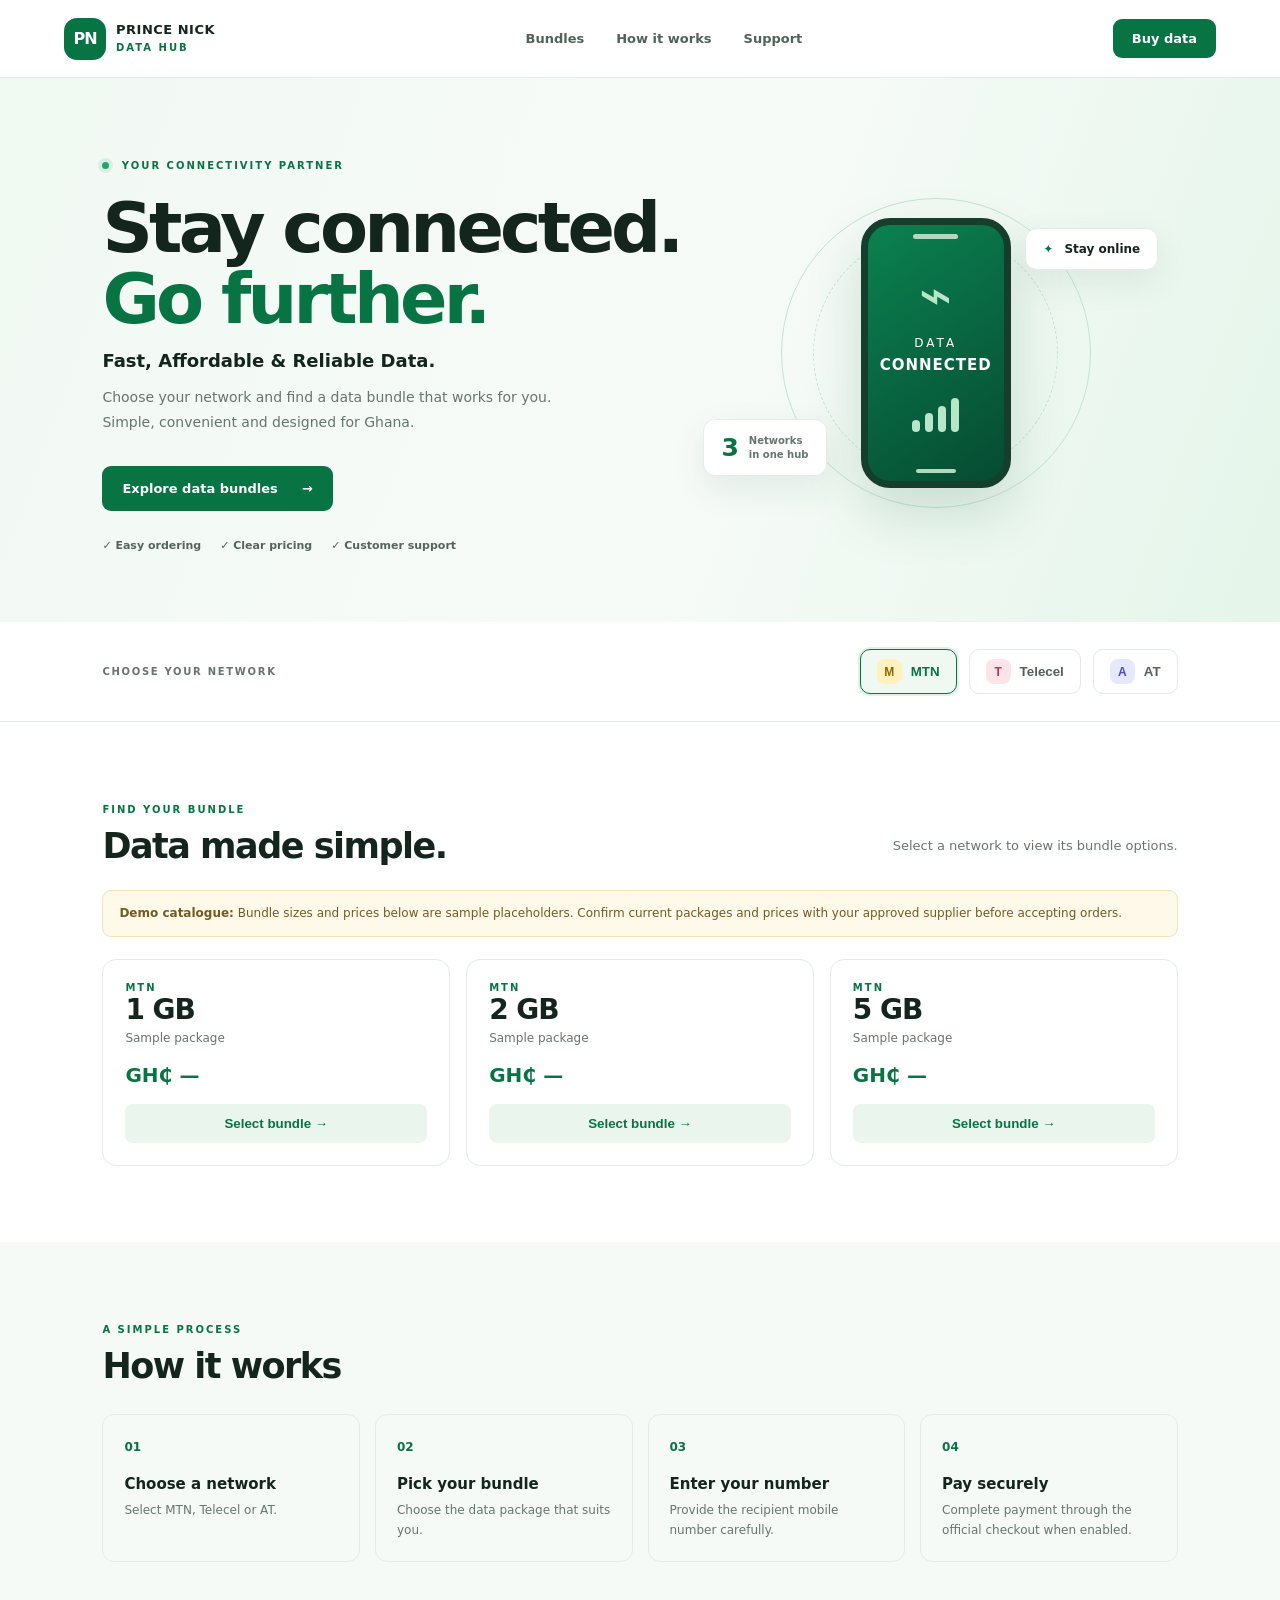
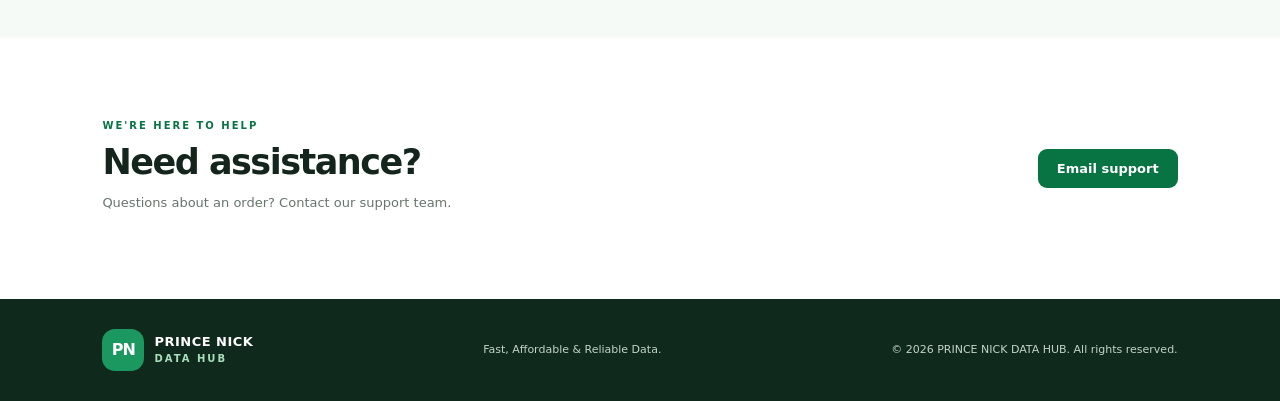
<file: index.html>
<!doctype html>
<html lang="en">
<head>
  <meta charset="utf-8">
  <meta name="viewport" content="width=device-width, initial-scale=1">
  <meta name="theme-color" content="#087443">
  <meta name="description" content="PRINCE NICK DATA HUB — Fast, Affordable & Reliable Data in Ghana.">
  <title>PRINCE NICK DATA HUB | Data Bundles</title>
  <link rel="manifest" href="manifest.webmanifest">
  <link rel="icon" href="assets/icon.svg" type="image/svg+xml">
  <link rel="stylesheet" href="styles.css">
</head>
<body>
  <header class="site-header">
    <a class="brand" href="#" aria-label="PRINCE NICK DATA HUB home">
      <span class="brand-mark">PN</span>
      <span><strong>PRINCE NICK</strong><small>DATA HUB</small></span>
    </a>
    <nav><a href="#bundles">Bundles</a><a href="#how">How it works</a><a href="#support">Support</a></nav>
    <a class="header-cta" href="#bundles">Buy data</a>
  </header>

  <main>
    <section class="hero">
      <div class="hero-copy">
        <span class="eyebrow"><span class="live-dot"></span> YOUR CONNECTIVITY PARTNER</span>
        <h1>Stay connected.<br><span>Go further.</span></h1>
        <p class="tagline">Fast, Affordable &amp; Reliable Data.</p>
        <p class="hero-text">Choose your network and find a data bundle that works for you. Simple, convenient and designed for Ghana.</p>
        <a class="primary-btn" href="#bundles">Explore data bundles <span aria-hidden="true">→</span></a>
        <div class="trust-line"><span>✓ Easy ordering</span><span>✓ Clear pricing</span><span>✓ Customer support</span></div>
      </div>
      <div class="hero-art" aria-label="Mobile connectivity illustration">
        <div class="orbit orbit-one"></div><div class="orbit orbit-two"></div>
        <div class="phone">
          <div class="phone-top"></div>
          <div class="signal-icon">⌁</div>
          <div class="phone-label">DATA<br><b>CONNECTED</b></div>
          <div class="signal-bars"><i></i><i></i><i></i><i></i></div>
          <div class="phone-bottom"></div>
        </div>
        <div class="floating-card card-top"><span>✦</span> Stay online</div>
        <div class="floating-card card-bottom"><b>3</b><span>Networks<br>in one hub</span></div>
      </div>
    </section>

    <section class="network-strip" aria-label="Available networks">
      <p>CHOOSE YOUR NETWORK</p>
      <div class="network-list">
        <button class="network active" data-network="MTN" type="button"><span class="network-symbol mtn">M</span> MTN</button>
        <button class="network" data-network="Telecel" type="button"><span class="network-symbol telecel">T</span> Telecel</button>
        <button class="network" data-network="AT" type="button"><span class="network-symbol at">A</span> AT</button>
      </div>
    </section>

    <section class="bundles section" id="bundles">
      <div class="section-heading">
        <div><span class="eyebrow">FIND YOUR BUNDLE</span><h2>Data made simple.</h2></div>
        <p>Select a network to view its bundle options.</p>
      </div>
      <div class="notice"><strong>Demo catalogue:</strong> Bundle sizes and prices below are sample placeholders. Confirm current packages and prices with your approved supplier before accepting orders.</div>
      <div class="bundle-grid" id="bundleGrid" aria-live="polite"></div>
    </section>

    <section class="how section" id="how">
      <span class="eyebrow">A SIMPLE PROCESS</span><h2>How it works</h2>
      <div class="steps">
        <article><span>01</span><h3>Choose a network</h3><p>Select MTN, Telecel or AT.</p></article>
        <article><span>02</span><h3>Pick your bundle</h3><p>Choose the data package that suits you.</p></article>
        <article><span>03</span><h3>Enter your number</h3><p>Provide the recipient mobile number carefully.</p></article>
        <article><span>04</span><h3>Pay securely</h3><p>Complete payment through the official checkout when enabled.</p></article>
      </div>
    </section>

    <section class="support section" id="support">
      <div><span class="eyebrow">WE'RE HERE TO HELP</span><h2>Need assistance?</h2><p>Questions about an order? Contact our support team.</p></div>
      <a class="support-btn" href="mailto:support@example.com">Email support</a>
    </section>
  </main>

  <footer><a class="brand footer-brand" href="#"><span class="brand-mark">PN</span><span><strong>PRINCE NICK</strong><small>DATA HUB</small></span></a><p>Fast, Affordable &amp; Reliable Data.</p><small>© <span id="year"></span> PRINCE NICK DATA HUB. All rights reserved.</small></footer>

  <dialog id="orderDialog">
    <form method="dialog" class="dialog-close"><button aria-label="Close">×</button></form>
    <span class="eyebrow">ORDER PREVIEW</span>
    <h2 id="dialogTitle">Your bundle</h2>
    <p id="dialogDetail"></p>
    <label for="phone">Recipient phone number</label>
    <input id="phone" type="tel" inputmode="numeric" autocomplete="tel" placeholder="e.g. 0241234567" maxlength="10">
    <p class="field-hint">Enter a 10-digit Ghanaian mobile number.</p>
    <div class="dialog-note">This is a website preview. Live payment and automatic delivery have not yet been connected. No payment will be taken.</div>
    <button class="primary-btn full" id="previewOrder" type="button">Validate number</button>
    <p id="formMessage" role="status" class="form-message"></p>
  </dialog>
  <script src="app.js"></script>
</body>
</html>
</file>
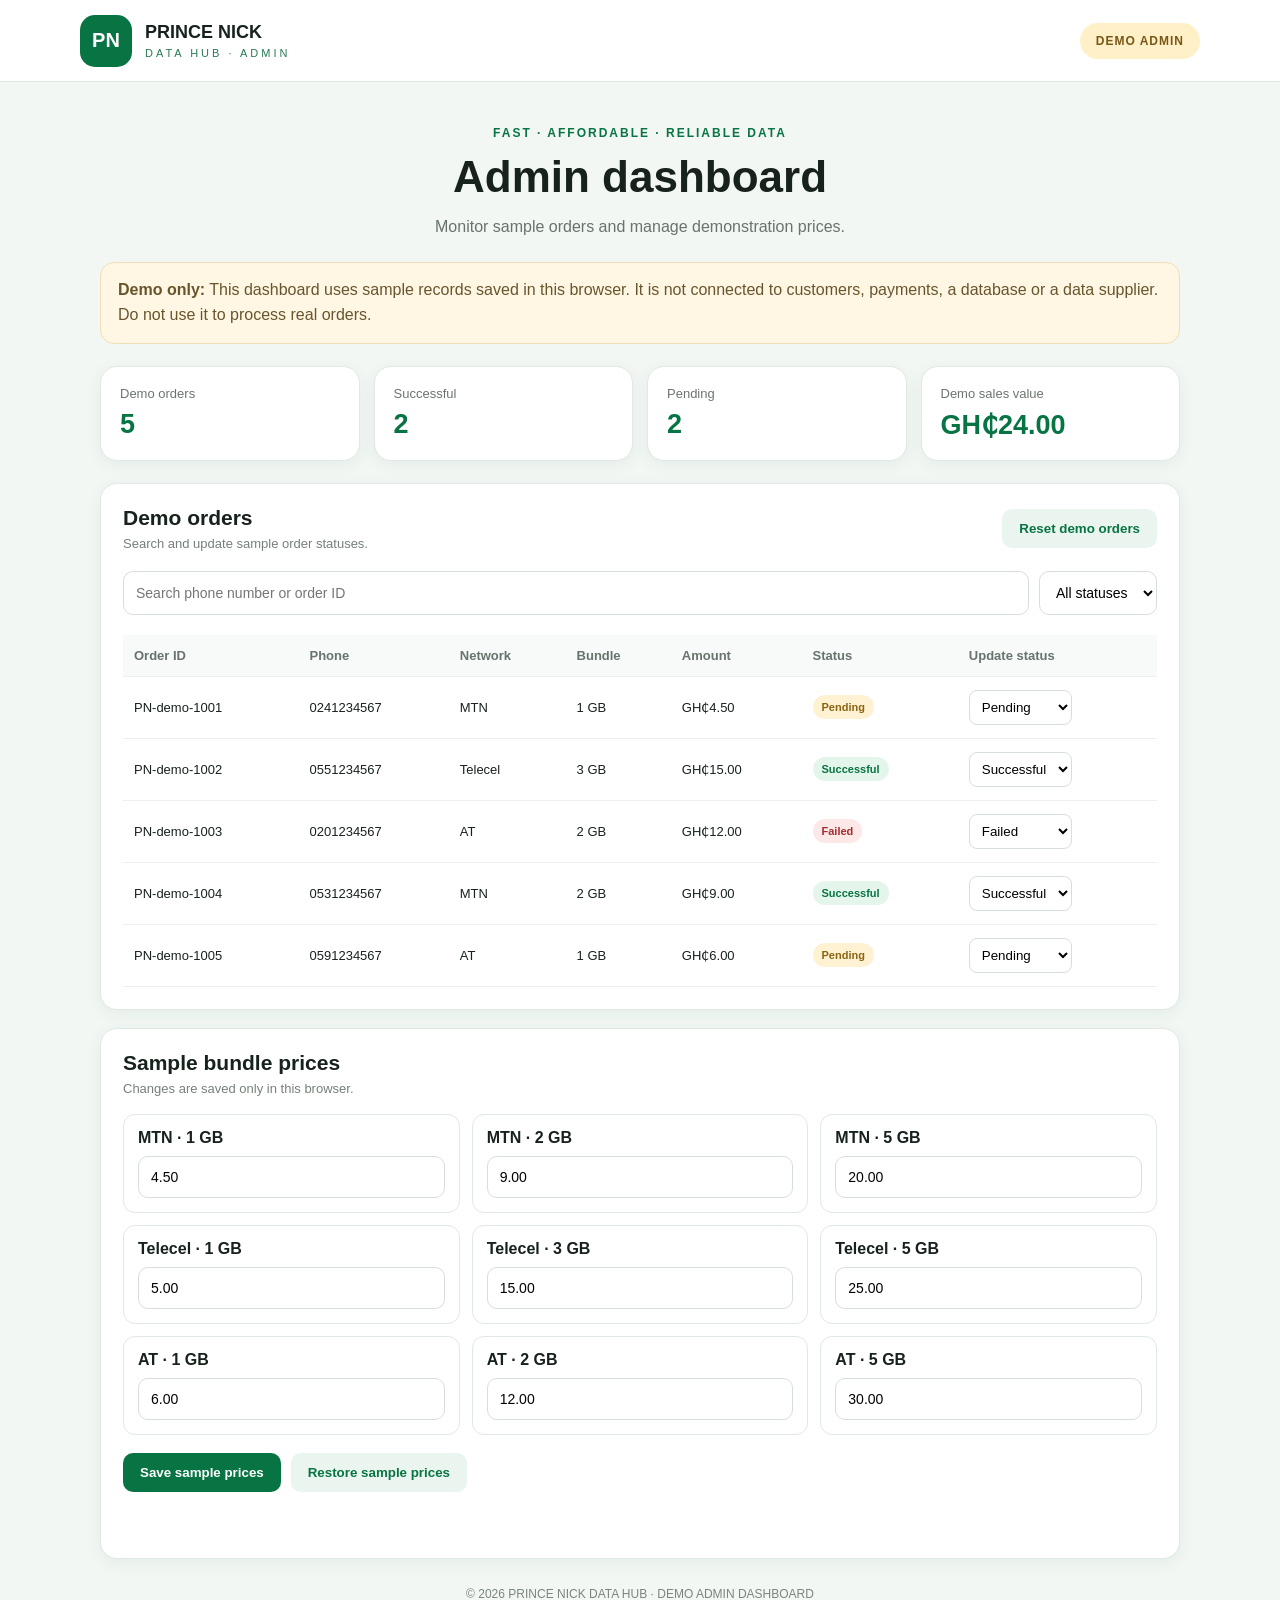
<file: admin.html>
<!doctype html>
<html lang="en">
<head>
  <meta charset="utf-8">
  <meta name="viewport" content="width=device-width, initial-scale=1">
  <meta name="theme-color" content="#087443">
  <title>Admin Dashboard | PRINCE NICK DATA HUB</title>
  <link rel="stylesheet" href="admin.css">
</head>
<body>
  <header class="topbar">
    <div class="brand"><div class="logo">PN</div><div><strong>PRINCE NICK</strong><span>DATA HUB · ADMIN</span></div></div>
    <span class="demo">DEMO ADMIN</span>
  </header>
  <main class="wrap">
    <section class="intro">
      <p class="eyebrow">FAST · AFFORDABLE · RELIABLE DATA</p>
      <h1>Admin dashboard</h1>
      <p>Monitor sample orders and manage demonstration prices.</p>
    </section>

    <div class="notice"><strong>Demo only:</strong> This dashboard uses sample records saved in this browser. It is not connected to customers, payments, a database or a data supplier. Do not use it to process real orders.</div>

    <section class="stats" aria-label="Demo sales summary">
      <article class="stat"><span>Demo orders</span><strong id="totalOrders">0</strong></article>
      <article class="stat"><span>Successful</span><strong id="successfulOrders">0</strong></article>
      <article class="stat"><span>Pending</span><strong id="pendingOrders">0</strong></article>
      <article class="stat"><span>Demo sales value</span><strong id="salesValue">GH₵0.00</strong></article>
    </section>

    <section class="panel">
      <div class="panel-head"><div><h2>Demo orders</h2><p>Search and update sample order statuses.</p></div><button id="resetOrders" class="button secondary">Reset demo orders</button></div>
      <div class="filters">
        <input id="searchInput" type="search" placeholder="Search phone number or order ID" aria-label="Search orders">
        <select id="statusFilter" aria-label="Filter by status">
          <option value="all">All statuses</option><option value="Pending">Pending</option><option value="Successful">Successful</option><option value="Failed">Failed</option>
        </select>
      </div>
      <div class="table-wrap">
        <table>
          <thead><tr><th>Order ID</th><th>Phone</th><th>Network</th><th>Bundle</th><th>Amount</th><th>Status</th><th>Update status</th></tr></thead>
          <tbody id="ordersBody"></tbody>
        </table>
      </div>
      <p id="emptyState" class="empty" hidden>No matching demo orders.</p>
    </section>

    <section class="panel">
      <div class="panel-head"><div><h2>Sample bundle prices</h2><p>Changes are saved only in this browser.</p></div></div>
      <div id="priceList" class="price-grid"></div>
      <div class="actions"><button id="savePrices" class="button">Save sample prices</button><button id="resetPrices" class="button secondary">Restore sample prices</button></div>
      <p id="priceMessage" class="message" role="status"></p>
    </section>
    <footer>© 2026 PRINCE NICK DATA HUB · DEMO ADMIN DASHBOARD</footer>
  </main>
  <script src="admin.js"></script>
</body>
</html>
</file>
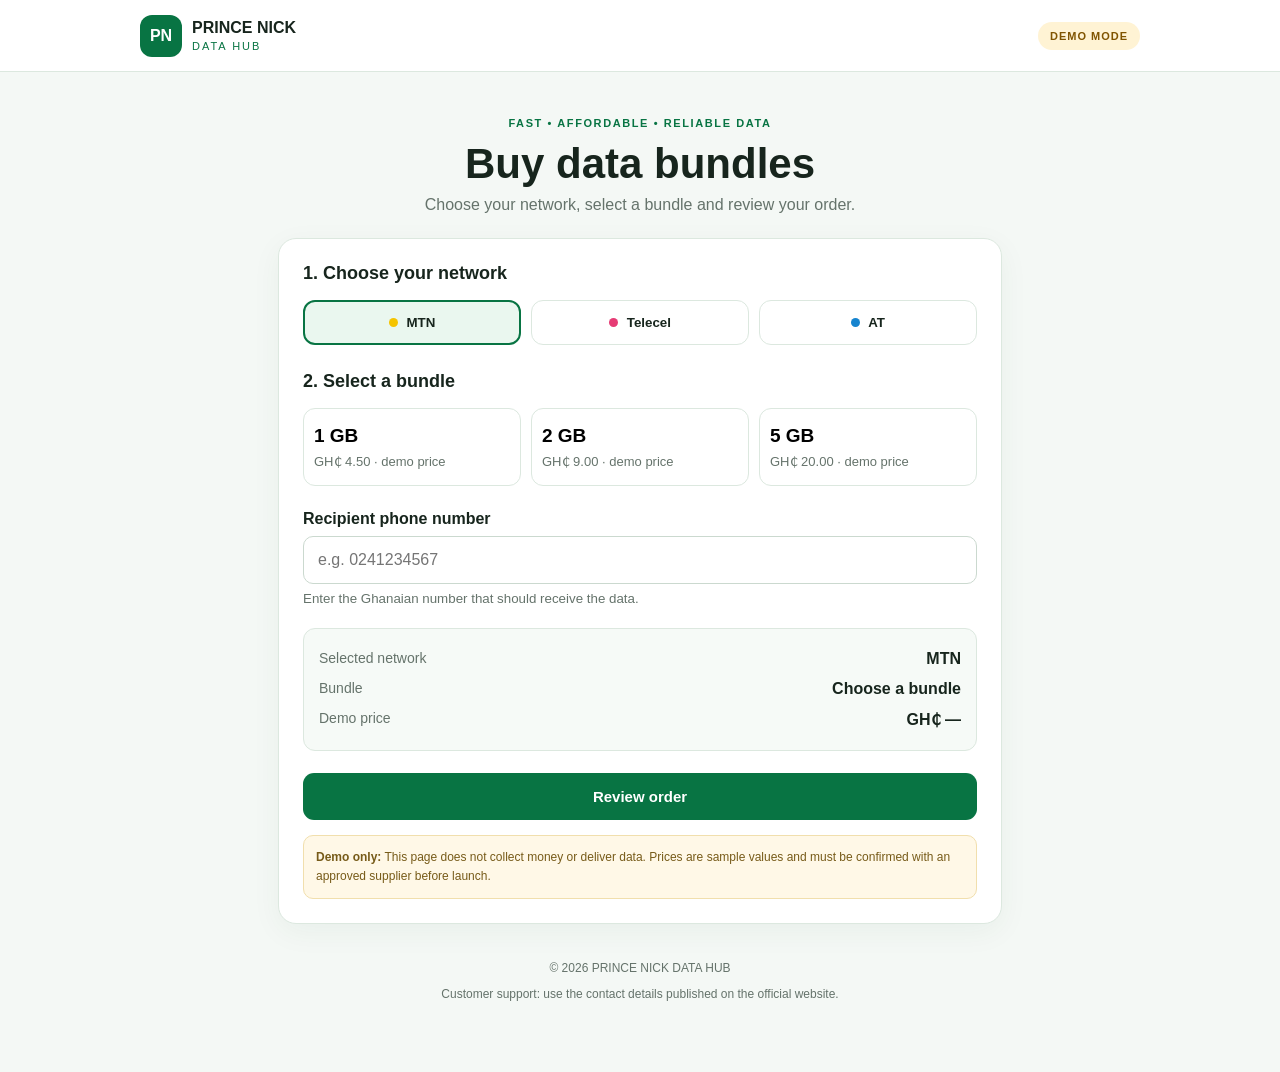
<file: order.html>
<!doctype html>
<html lang="en">
<head>
  <meta charset="utf-8">
  <meta name="viewport" content="width=device-width, initial-scale=1">
  <meta name="theme-color" content="#087443">
  <title>Order Data | PRINCE NICK DATA HUB</title>
  <link rel="stylesheet" href="order.css">
</head>
<body>
  <header class="topbar">
    <a class="brand" href="index.html" aria-label="PRINCE NICK DATA HUB home">
      <span class="brand-mark">PN</span>
      <span><strong>PRINCE NICK</strong><small>DATA HUB</small></span>
    </a>
    <span class="demo-pill">DEMO MODE</span>
  </header>

  <main class="container">
    <section class="intro">
      <p class="eyebrow">FAST • AFFORDABLE • RELIABLE DATA</p>
      <h1>Buy data bundles</h1>
      <p>Choose your network, select a bundle and review your order.</p>
    </section>

    <section class="panel">
      <h2>1. Choose your network</h2>
      <div class="networks" role="group" aria-label="Choose network">
        <button class="network active" type="button" data-network="MTN"> <span class="network-dot mtn"></span> MTN</button>
        <button class="network" type="button" data-network="Telecel"><span class="network-dot telecel"></span> Telecel</button>
        <button class="network" type="button" data-network="AT"><span class="network-dot at"></span> AT</button>
      </div>

      <h2 class="bundle-heading">2. Select a bundle</h2>
      <div id="bundles" class="bundles" aria-live="polite"></div>

      <div class="field">
        <label for="phone">Recipient phone number</label>
        <input id="phone" type="tel" inputmode="numeric" autocomplete="tel" placeholder="e.g. 0241234567" maxlength="13">
        <small>Enter the Ghanaian number that should receive the data.</small>
      </div>

      <div class="summary">
        <div><span>Selected network</span><strong id="summary-network">MTN</strong></div>
        <div><span>Bundle</span><strong id="summary-bundle">Choose a bundle</strong></div>
        <div><span>Demo price</span><strong id="summary-price">GH₵ —</strong></div>
      </div>

      <button id="review" class="primary" type="button">Review order</button>
      <p class="notice"><strong>Demo only:</strong> This page does not collect money or deliver data. Prices are sample values and must be confirmed with an approved supplier before launch.</p>
    </section>

    <section id="confirmation" class="panel confirmation" hidden aria-live="polite">
      <div class="success-icon">✓</div>
      <h2>Order preview</h2>
      <p>This is a preview only. No order has been submitted.</p>
      <div id="preview-details" class="preview-details"></div>
      <button id="edit" class="secondary" type="button">Edit order</button>
    </section>

    <footer>
      <p>© <span id="year"></span> PRINCE NICK DATA HUB</p>
      <p>Customer support: use the contact details published on the official website.</p>
    </footer>
  </main>
  <script src="order.js"></script>
</body>
</html>
</file>
<file: styles.css>
:root{--green:#087443;--green-dark:#075b36;--lime:#b8e6c9;--ink:#14251d;--muted:#66756d;--paper:#f6faf7;--line:#e2ebe5}*{box-sizing:border-box}html{scroll-behavior:smooth}body{margin:0;background:#fff;color:var(--ink);font-family:Inter,ui-sans-serif,system-ui,-apple-system,"Segoe UI",sans-serif}a{color:inherit;text-decoration:none}.site-header{height:78px;display:flex;align-items:center;justify-content:space-between;padding:0 max(5vw,22px);border-bottom:1px solid var(--line);background:#fff}.brand{display:flex;align-items:center;gap:10px}.brand-mark{width:42px;height:42px;border-radius:13px;background:var(--green);color:white;display:grid;place-items:center;font-weight:900;letter-spacing:-1px}.brand strong,.brand small{display:block;line-height:1.15;letter-spacing:.5px}.brand strong{font-size:13px}.brand small{font-size:10px;color:var(--green);font-weight:800;letter-spacing:2px;margin-top:4px}.site-header nav{display:flex;gap:32px;color:#526159;font-size:13px;font-weight:650}.site-header nav a:hover{color:var(--green)}.header-cta,.support-btn{background:var(--green);color:#fff;padding:12px 19px;border-radius:9px;font-size:13px;font-weight:750}.hero{background:linear-gradient(110deg,#f1f9f3 0%,#f7fbf8 55%,#e4f5e9 100%);padding:76px max(8vw,24px) 70px;display:grid;grid-template-columns:1.1fr .9fr;align-items:center;min-height:480px;overflow:hidden}.eyebrow{font-size:10px;font-weight:850;letter-spacing:2px;color:var(--green)}.live-dot{display:inline-block;width:7px;height:7px;background:#21a66a;border-radius:50%;margin-right:7px;box-shadow:0 0 0 4px #d8f0e2}.hero h1{font-size:clamp(44px,6vw,70px);letter-spacing:-3.8px;line-height:1.02;margin:20px 0 14px;font-weight:850}.hero h1 span{color:var(--green)}.tagline{font-size:18px;font-weight:800;margin:0 0 12px}.hero-text{max-width:480px;color:var(--muted);font-size:14px;line-height:1.8}.primary-btn{display:inline-flex;align-items:center;justify-content:center;gap:24px;background:var(--green);border:0;border-radius:9px;color:#fff;padding:15px 20px;font-size:13px;font-weight:800;margin-top:17px;cursor:pointer}.primary-btn:hover,.header-cta:hover,.support-btn:hover{background:var(--green-dark)}.trust-line{display:flex;gap:19px;flex-wrap:wrap;margin-top:28px;color:#53655a;font-size:11px;font-weight:650}.hero-art{height:330px;position:relative;display:grid;place-items:center}.orbit{position:absolute;border:1px solid #c4e4cf;border-radius:50%;width:310px;height:310px}.orbit-two{width:245px;height:245px;border-style:dashed}.phone{width:150px;height:270px;background:linear-gradient(145deg,#0b8150,#064b32);border:7px solid #153e2c;border-radius:29px;box-shadow:0 25px 55px #0b57342b;position:relative;color:white;display:flex;align-items:center;flex-direction:column;padding-top:42px}.phone-top{position:absolute;top:9px;width:45px;height:5px;border-radius:5px;background:#b2d8c0}.signal-icon{font-size:56px;line-height:1;color:#b8e6c9}.phone-label{text-align:center;font-size:12px;letter-spacing:3px;line-height:1.7;margin-top:10px}.phone-label b{font-size:15px;letter-spacing:1px}.signal-bars{display:flex;align-items:end;gap:5px;height:34px;margin-top:19px}.signal-bars i{display:block;width:8px;border-radius:4px;background:#b8e6c9}.signal-bars i:nth-child(1){height:12px}.signal-bars i:nth-child(2){height:19px}.signal-bars i:nth-child(3){height:26px}.signal-bars i:nth-child(4){height:34px}.phone-bottom{position:absolute;bottom:8px;width:40px;height:4px;border-radius:4px;background:#b2d8c0}.floating-card{position:absolute;background:white;box-shadow:0 12px 35px #17472b16;border:1px solid #e3eee6;border-radius:12px;padding:13px 17px;font-size:12px;font-weight:750}.card-top{top:40px;right:4%}.card-top span{color:var(--green);margin-right:7px}.card-bottom{bottom:42px;left:2%;display:flex;align-items:center;gap:10px}.card-bottom b{font-size:25px;color:var(--green)}.card-bottom span{font-size:10px;color:var(--muted);line-height:1.4}.network-strip{padding:27px 8%;display:flex;align-items:center;justify-content:space-between;border-bottom:1px solid var(--line)}.network-strip>p{font-size:10px;letter-spacing:1.7px;font-weight:850;color:var(--muted)}.network-list{display:flex;gap:12px}.network{border:1px solid var(--line);background:#fff;border-radius:10px;padding:9px 16px;display:flex;align-items:center;gap:9px;font-weight:800;color:#536159;cursor:pointer}.network.active{border-color:var(--green);background:#f0f8f2;color:var(--green);box-shadow:0 0 0 2px #e0f1e5}.network-symbol{width:25px;height:25px;display:grid;place-items:center;border-radius:8px;font-size:12px;font-weight:900}.mtn{background:#fff1bd;color:#8c6800}.telecel{background:#fce4e9;color:#bd3452}.at{background:#e5e8ff;color:#4a50b6}.section{padding:76px max(8vw,24px)}.section-heading{display:flex;justify-content:space-between;align-items:end;margin-bottom:24px}.section h2{font-size:35px;letter-spacing:-1.5px;margin:9px 0 0}.section-heading>p,.support p{color:var(--muted);font-size:13px}.notice{background:#fff9e9;border:1px solid #f1e2b8;color:#725b21;padding:13px 16px;border-radius:9px;font-size:12px;line-height:1.6;margin-bottom:22px}.bundle-grid{display:grid;grid-template-columns:repeat(3,1fr);gap:16px}.bundle-card{border:1px solid var(--line);border-radius:14px;padding:22px;background:white;transition:.2s}.bundle-card:hover{transform:translateY(-3px);box-shadow:0 14px 35px #183c2510}.bundle-card .volume{font-size:28px;font-weight:850;letter-spacing:-1px}.bundle-card .duration{color:var(--muted);font-size:12px;margin:5px 0 18px}.bundle-card .price{font-size:20px;font-weight:850;color:var(--green)}.bundle-card button{width:100%;border:0;border-radius:8px;padding:12px;background:#eaf5ed;color:var(--green);font-weight:800;margin-top:17px;cursor:pointer}.bundle-card button:hover{background:var(--green);color:white}.steps{display:grid;grid-template-columns:repeat(4,1fr);gap:15px;margin-top:28px}.steps article{padding:21px;border:1px solid var(--line);border-radius:12px}.steps article>span{font-size:12px;font-weight:900;color:var(--green)}.steps h3{font-size:15px;margin:20px 0 8px}.steps p{font-size:12px;color:var(--muted);line-height:1.6;margin:0}.how{background:var(--paper)}.support{display:flex;justify-content:space-between;align-items:center}.support h2{margin-bottom:5px}.support-btn{display:inline-block}footer{padding:30px 8%;background:#10291d;color:#fff;display:flex;align-items:center;justify-content:space-between;gap:15px;flex-wrap:wrap}footer .brand small{color:#a8dfba}footer p,footer>small{font-size:11px;color:#c2d3c8}.footer-brand .brand-mark{background:#1b9860}dialog{border:0;border-radius:17px;padding:28px;width:min(440px,calc(100% - 30px));box-shadow:0 20px 80px #001b0c40}dialog::backdrop{background:#071b10a8}.dialog-close{display:flex;justify-content:end}.dialog-close button{border:0;background:#edf5ef;border-radius:50%;width:30px;height:30px;font-size:21px;cursor:pointer}dialog h2{margin:10px 0 5px}dialog>p{color:var(--muted);font-size:13px}dialog label{display:block;font-size:12px;font-weight:800;margin-top:22px}dialog input{width:100%;padding:13px;border:1px solid #cbdacf;border-radius:8px;margin-top:8px;font:inherit}.field-hint{font-size:11px!important}.dialog-note{background:#fff8e8;color:#725b21;padding:12px;border-radius:8px;font-size:11px;line-height:1.6;margin-top:17px}.full{width:100%}.form-message{min-height:18px}.form-message.error{color:#b42318}.form-message.success{color:var(--green)}@media(max-width:760px){.site-header{height:68px}.site-header nav{display:none}.hero{grid-template-columns:1fr;padding-top:55px;padding-bottom:25px}.hero-art{height:290px}.network-strip{align-items:flex-start;gap:14px;flex-direction:column;padding:22px 6%}.network-list{width:100%;gap:7px}.network{flex:1;justify-content:center;padding:9px 5px;font-size:12px}.section{padding:55px 6%}.section-heading{display:block}.section-heading>p{margin-top:10px}.bundle-grid{grid-template-columns:1fr 1fr}.steps{grid-template-columns:1fr 1fr}.support{align-items:flex-start;gap:20px;flex-direction:column}footer{padding:27px 6%}}@media(max-width:420px){.hero h1{font-size:48px}.bundle-grid{grid-template-columns:1fr}.steps{grid-template-columns:1fr 1fr}.trust-line{gap:10px}.card-top{right:-2%}.card-bottom{left:-2%}}
</file>
<file: admin.css>
*{box-sizing:border-box}body{margin:0;background:#f2f7f4;color:#17221c;font-family:Arial,Helvetica,sans-serif}.topbar{height:82px;background:#fff;border-bottom:1px solid #dce7e0;display:flex;align-items:center;justify-content:space-between;padding:12px max(5%,calc((100% - 1120px)/2))}.brand{display:flex;align-items:center;gap:13px}.logo{width:52px;height:52px;border-radius:15px;background:#087443;color:#fff;display:grid;place-items:center;font-weight:800;font-size:20px}.brand strong{display:block;font-size:18px}.brand span{display:block;color:#287b55;letter-spacing:3px;font-size:11px;margin-top:4px}.demo{background:#fff0c8;color:#785716;padding:11px 16px;border-radius:30px;font-weight:800;font-size:12px;letter-spacing:1px}.wrap{max-width:1120px;margin:auto;padding:32px 20px 50px}.intro{text-align:center;margin:8px 0 26px}.eyebrow{color:#087443;font-weight:800;letter-spacing:2px;font-size:12px}.intro h1{font-size:clamp(30px,5vw,44px);margin:10px 0}.intro p:last-child{color:#68736c}.notice{background:#fff7e4;border:1px solid #efdfb6;border-radius:14px;padding:15px 17px;color:#68552c;line-height:1.55;margin-bottom:22px}.stats{display:grid;grid-template-columns:repeat(4,1fr);gap:14px;margin-bottom:22px}.stat,.panel{background:#fff;border:1px solid #e0e9e3;border-radius:17px;box-shadow:0 4px 16px #183c2410}.stat{padding:19px}.stat span{display:block;color:#6b756e;font-size:13px}.stat strong{display:block;font-size:27px;margin-top:8px;color:#087443}.panel{padding:22px;margin:18px 0}.panel-head{display:flex;align-items:center;justify-content:space-between;gap:14px}.panel h2{font-size:21px;margin:0 0 6px}.panel-head p{margin:0;color:#758078;font-size:13px}.button{border:0;border-radius:10px;padding:12px 17px;background:#087443;color:white;font-weight:700;cursor:pointer}.button.secondary{background:#e9f5ee;color:#087443}.filters{display:flex;gap:10px;margin:20px 0}.filters input,.filters select,.price-item input{border:1px solid #d6e0d9;border-radius:10px;padding:12px;background:#fff;font-size:14px;min-width:0}.filters input{flex:1}.table-wrap{overflow-x:auto}table{width:100%;border-collapse:collapse;min-width:780px}th,td{text-align:left;padding:13px 11px;border-bottom:1px solid #edf1ee;font-size:13px}th{color:#68736c;background:#f7faf8}.status{display:inline-block;padding:6px 9px;border-radius:20px;font-size:11px;font-weight:800}.Pending{background:#fff2d2;color:#8b6412}.Successful{background:#e4f6eb;color:#087443}.Failed{background:#fde8e8;color:#a32e2e}td select{padding:8px;border:1px solid #d6e0d9;border-radius:8px;background:white}.empty{color:#78827b;text-align:center;padding:22px}.price-grid{display:grid;grid-template-columns:repeat(3,1fr);gap:12px;margin-top:18px}.price-item{border:1px solid #e1e9e4;border-radius:12px;padding:14px}.price-item label{display:block;font-weight:700;margin-bottom:9px}.price-item input{width:100%}.actions{display:flex;gap:10px;margin-top:18px;flex-wrap:wrap}.message{color:#087443;font-size:13px;min-height:18px}footer{text-align:center;color:#7b857e;font-size:12px;margin-top:28px}@media(max-width:720px){.stats{grid-template-columns:repeat(2,1fr)}.panel{padding:16px}.panel-head{align-items:flex-start;flex-direction:column}.filters{flex-direction:column}.price-grid{grid-template-columns:repeat(2,1fr)}}@media(max-width:420px){.price-grid{grid-template-columns:1fr}.topbar{padding:10px 14px}.brand strong{font-size:15px}.demo{font-size:10px;padding:9px 11px}}
</file>
<file: order.css>
:root{--green:#087443;--green-dark:#055a34;--mint:#eaf7ef;--ink:#17251d;--muted:#65736b;--line:#dce8df;--white:#fff}
*{box-sizing:border-box}body{margin:0;background:#f4f8f5;color:var(--ink);font-family:Arial,Helvetica,sans-serif}
.topbar{height:72px;background:#fff;border-bottom:1px solid var(--line);display:flex;align-items:center;justify-content:space-between;padding:0 max(20px,calc((100% - 1000px)/2))}
.brand{display:flex;gap:10px;align-items:center;color:var(--ink);text-decoration:none}.brand-mark{width:42px;height:42px;border-radius:12px;background:var(--green);color:#fff;display:grid;place-items:center;font-weight:800}.brand strong,.brand small{display:block}.brand small{font-size:11px;letter-spacing:2px;color:var(--green);margin-top:3px}
.demo-pill{font-size:11px;font-weight:800;letter-spacing:1px;color:#805400;background:#fff3d4;border-radius:20px;padding:8px 12px}
.container{max-width:760px;margin:0 auto;padding:34px 18px}.intro{text-align:center;margin-bottom:24px}.eyebrow{color:var(--green);font-size:11px;font-weight:800;letter-spacing:1.6px}.intro h1{font-size:clamp(30px,6vw,42px);margin:8px 0}.intro p:last-child{color:var(--muted);margin:0}
.panel{background:#fff;border:1px solid var(--line);border-radius:18px;padding:24px;box-shadow:0 8px 30px rgba(20,70,40,.05)}h2{font-size:18px;margin:0 0 16px}.networks{display:grid;grid-template-columns:repeat(3,1fr);gap:10px}.network{border:1px solid var(--line);background:#fff;border-radius:12px;padding:14px 8px;font-weight:700;color:var(--ink);cursor:pointer}.network.active{border:2px solid var(--green);background:var(--mint);padding:13px 7px}.network-dot{display:inline-block;width:9px;height:9px;border-radius:50%;margin-right:5px}.mtn{background:#f5c400}.telecel{background:#e63c75}.at{background:#1684cf}
.bundle-heading{margin-top:26px}.bundles{display:grid;grid-template-columns:repeat(3,1fr);gap:10px}.bundle{border:1px solid var(--line);background:#fff;border-radius:12px;padding:16px 10px;text-align:left;cursor:pointer}.bundle strong,.bundle span{display:block}.bundle strong{font-size:19px}.bundle span{font-size:13px;color:var(--muted);margin-top:7px}.bundle.selected{border:2px solid var(--green);background:var(--mint);padding:15px 9px}
.field{margin-top:24px}.field label{display:block;font-weight:700;margin-bottom:8px}.field input{width:100%;border:1px solid #cbd9cf;border-radius:10px;padding:14px;font-size:16px;outline:none}.field input:focus{border-color:var(--green);box-shadow:0 0 0 3px #08744320}.field small{display:block;color:var(--muted);margin-top:7px}
.summary{background:#f6faf7;border:1px solid var(--line);border-radius:12px;padding:15px;margin:22px 0}.summary div{display:flex;justify-content:space-between;gap:12px;padding:6px 0}.summary span{color:var(--muted);font-size:14px}.summary strong{text-align:right}
.primary,.secondary{width:100%;border:0;border-radius:11px;padding:15px;font-weight:800;font-size:15px;cursor:pointer}.primary{background:var(--green);color:#fff}.primary:hover{background:var(--green-dark)}.secondary{background:var(--mint);color:var(--green);margin-top:12px}
.notice{font-size:12px;line-height:1.6;color:#775b19;background:#fff8e7;border:1px solid #f1dfad;border-radius:10px;padding:12px;margin:15px 0 0}
.confirmation{margin-top:18px;text-align:center}.confirmation p{color:var(--muted)}.success-icon{margin:0 auto 12px;width:42px;height:42px;border-radius:50%;background:var(--mint);color:var(--green);display:grid;place-items:center;font-size:23px;font-weight:800}.preview-details{text-align:left;background:#f6faf7;border-radius:12px;padding:14px}.preview-details div{display:flex;justify-content:space-between;padding:7px 0;gap:12px}.preview-details span{color:var(--muted)}
footer{text-align:center;color:var(--muted);font-size:12px;padding:25px 10px}
@media(max-width:520px){.container{padding:25px 12px}.panel{padding:18px}.bundles{grid-template-columns:repeat(2,1fr)}.network{font-size:13px}}
</file>
